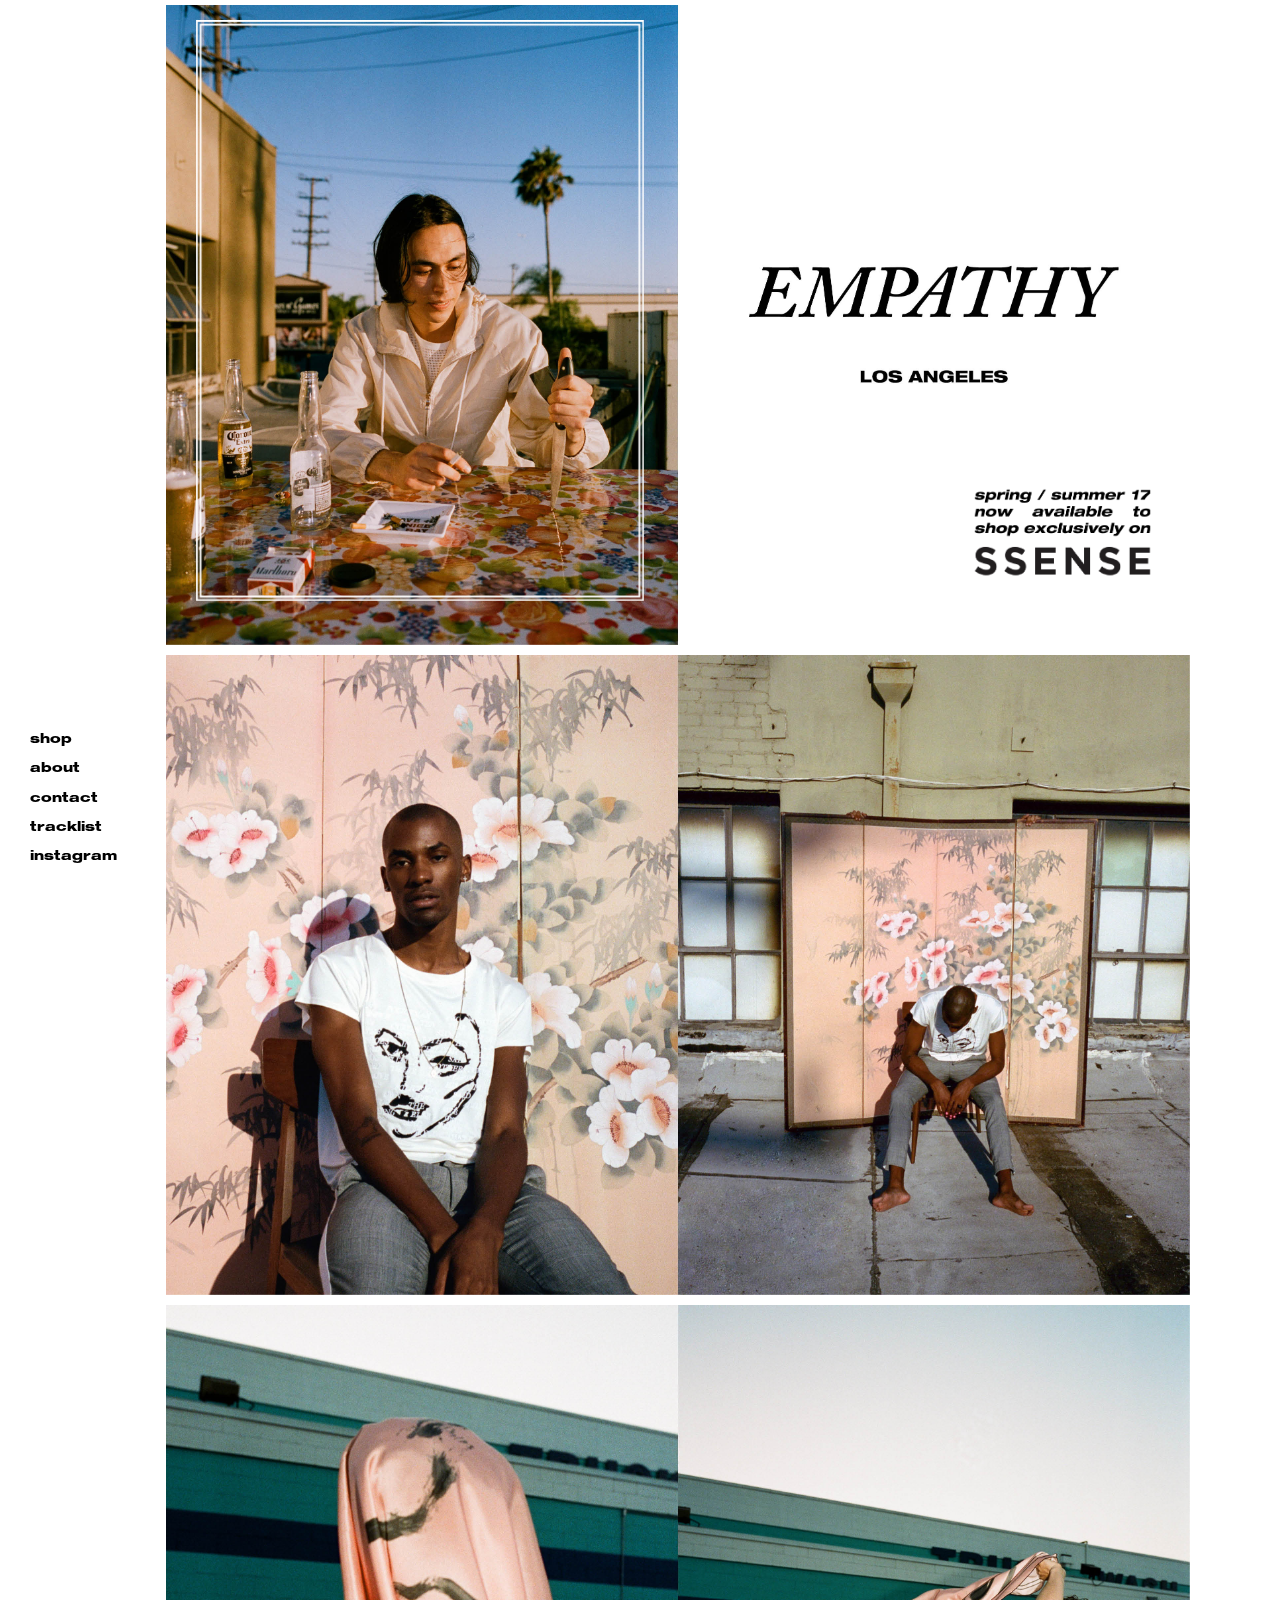
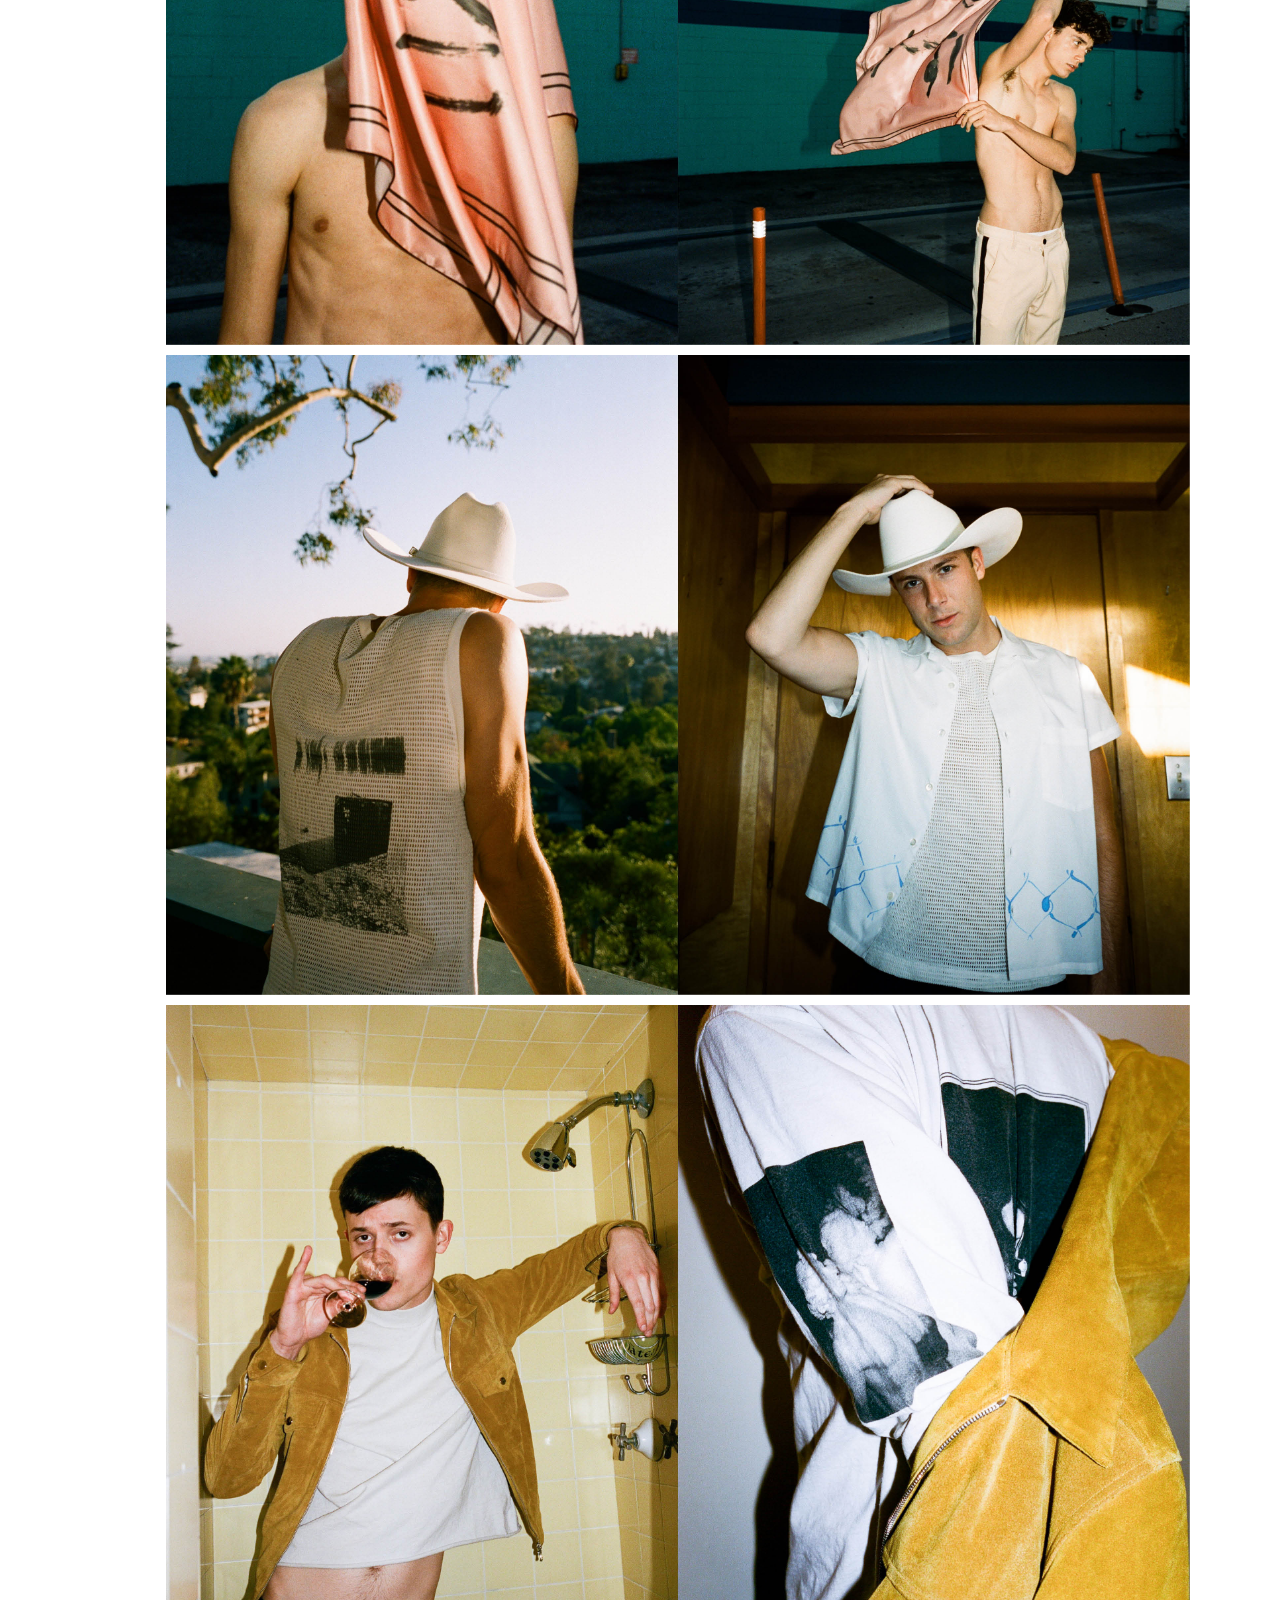
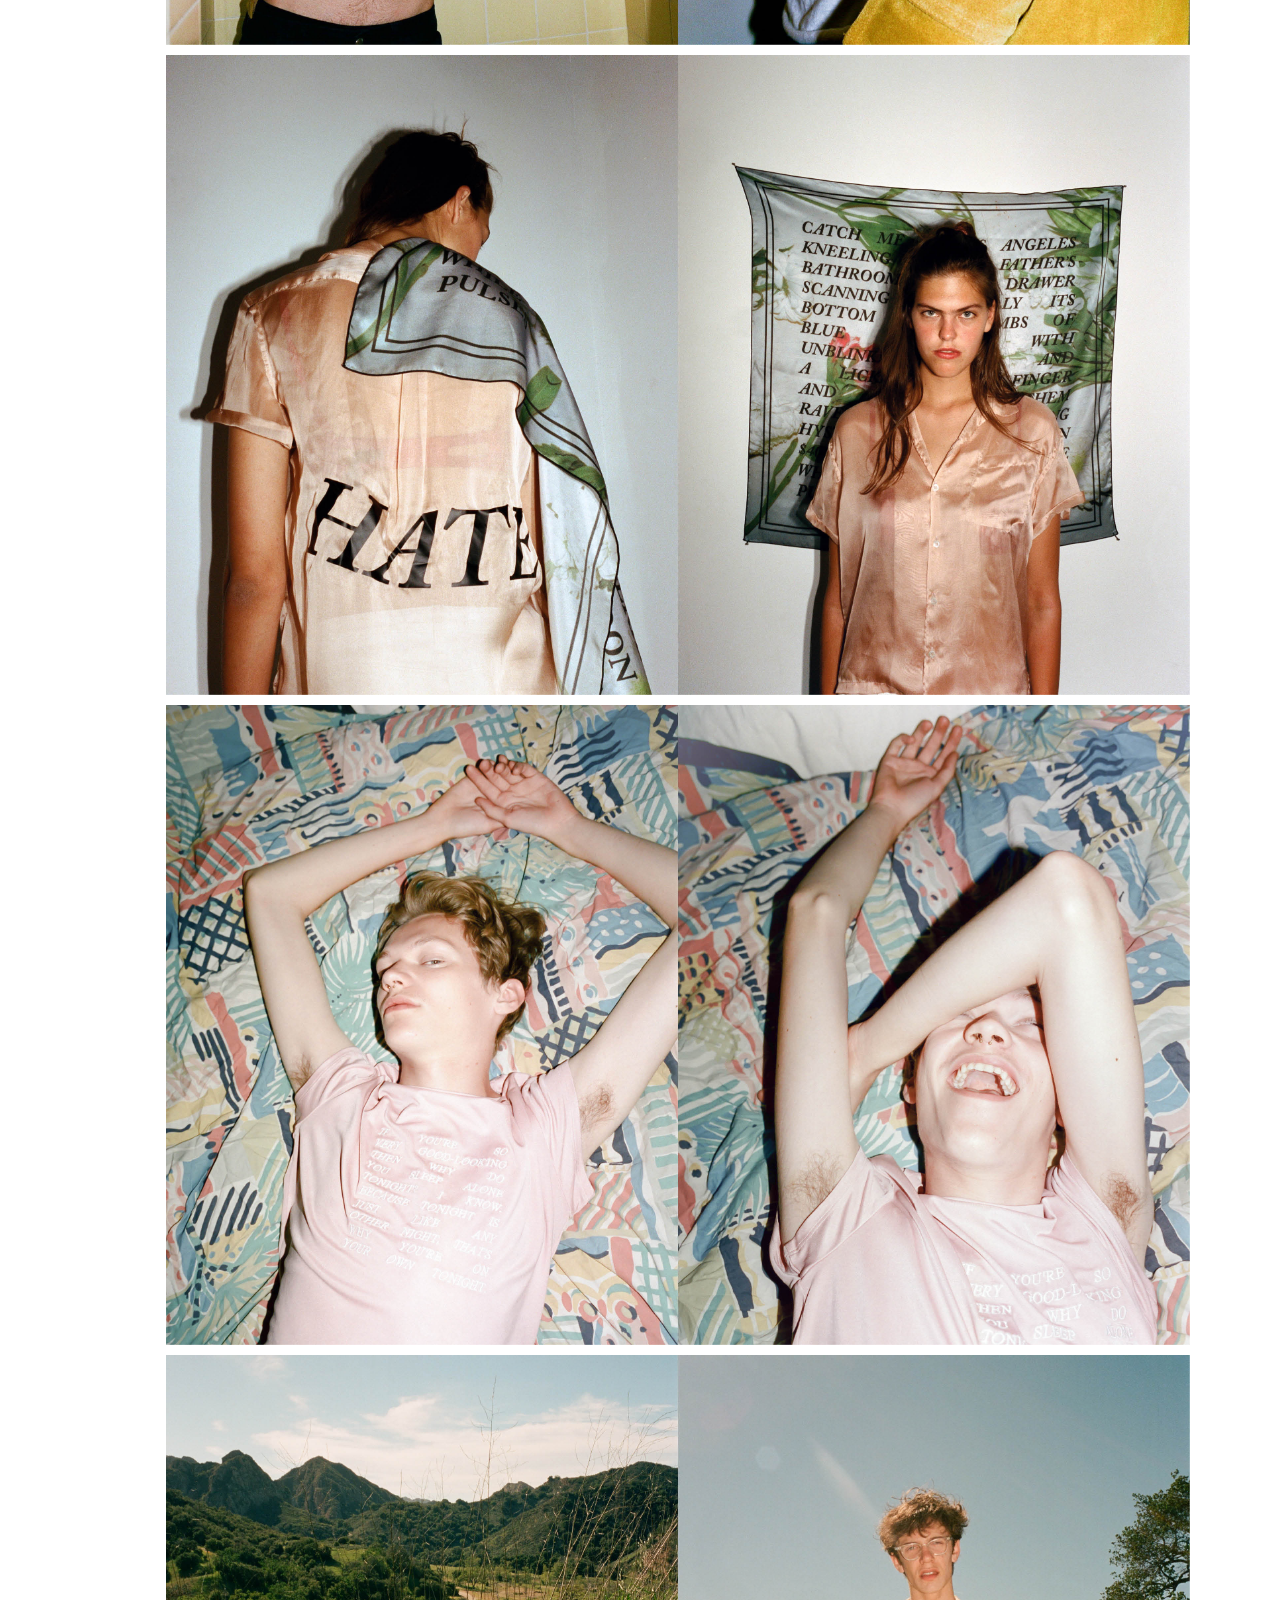
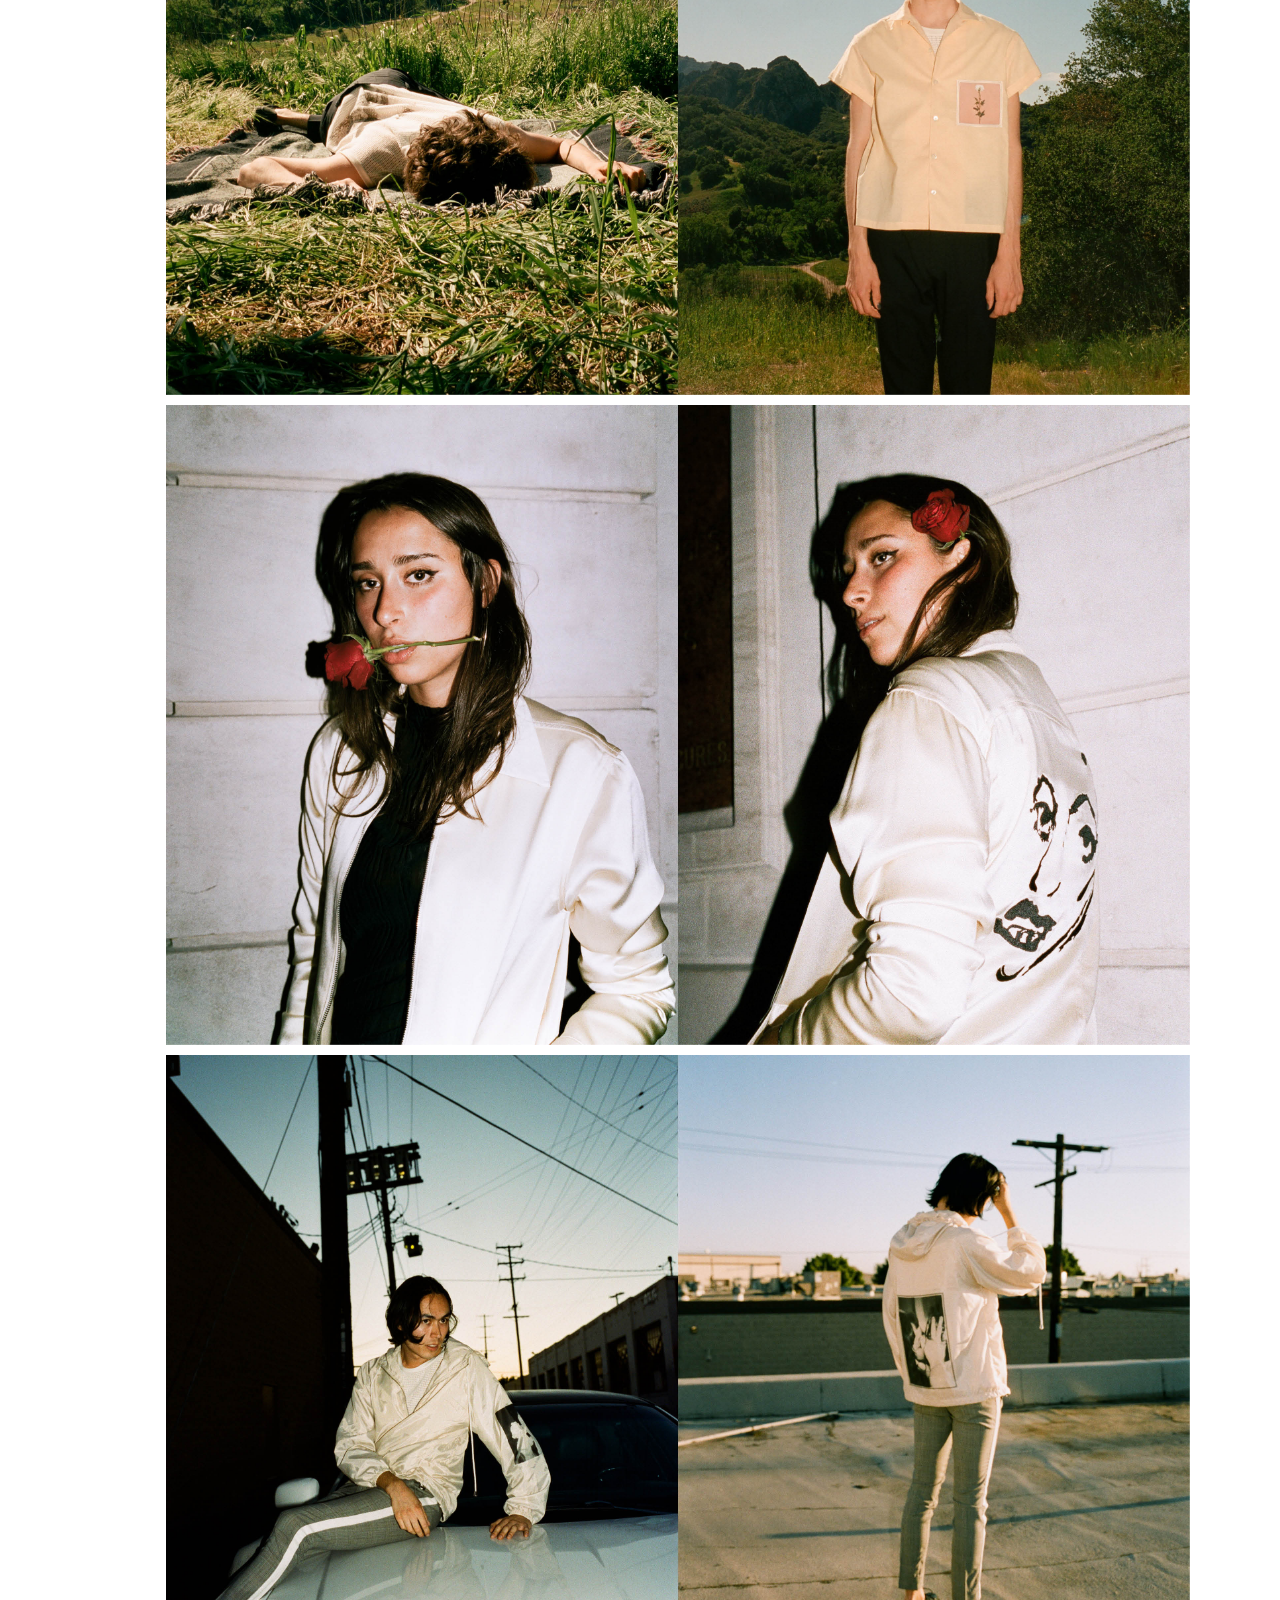
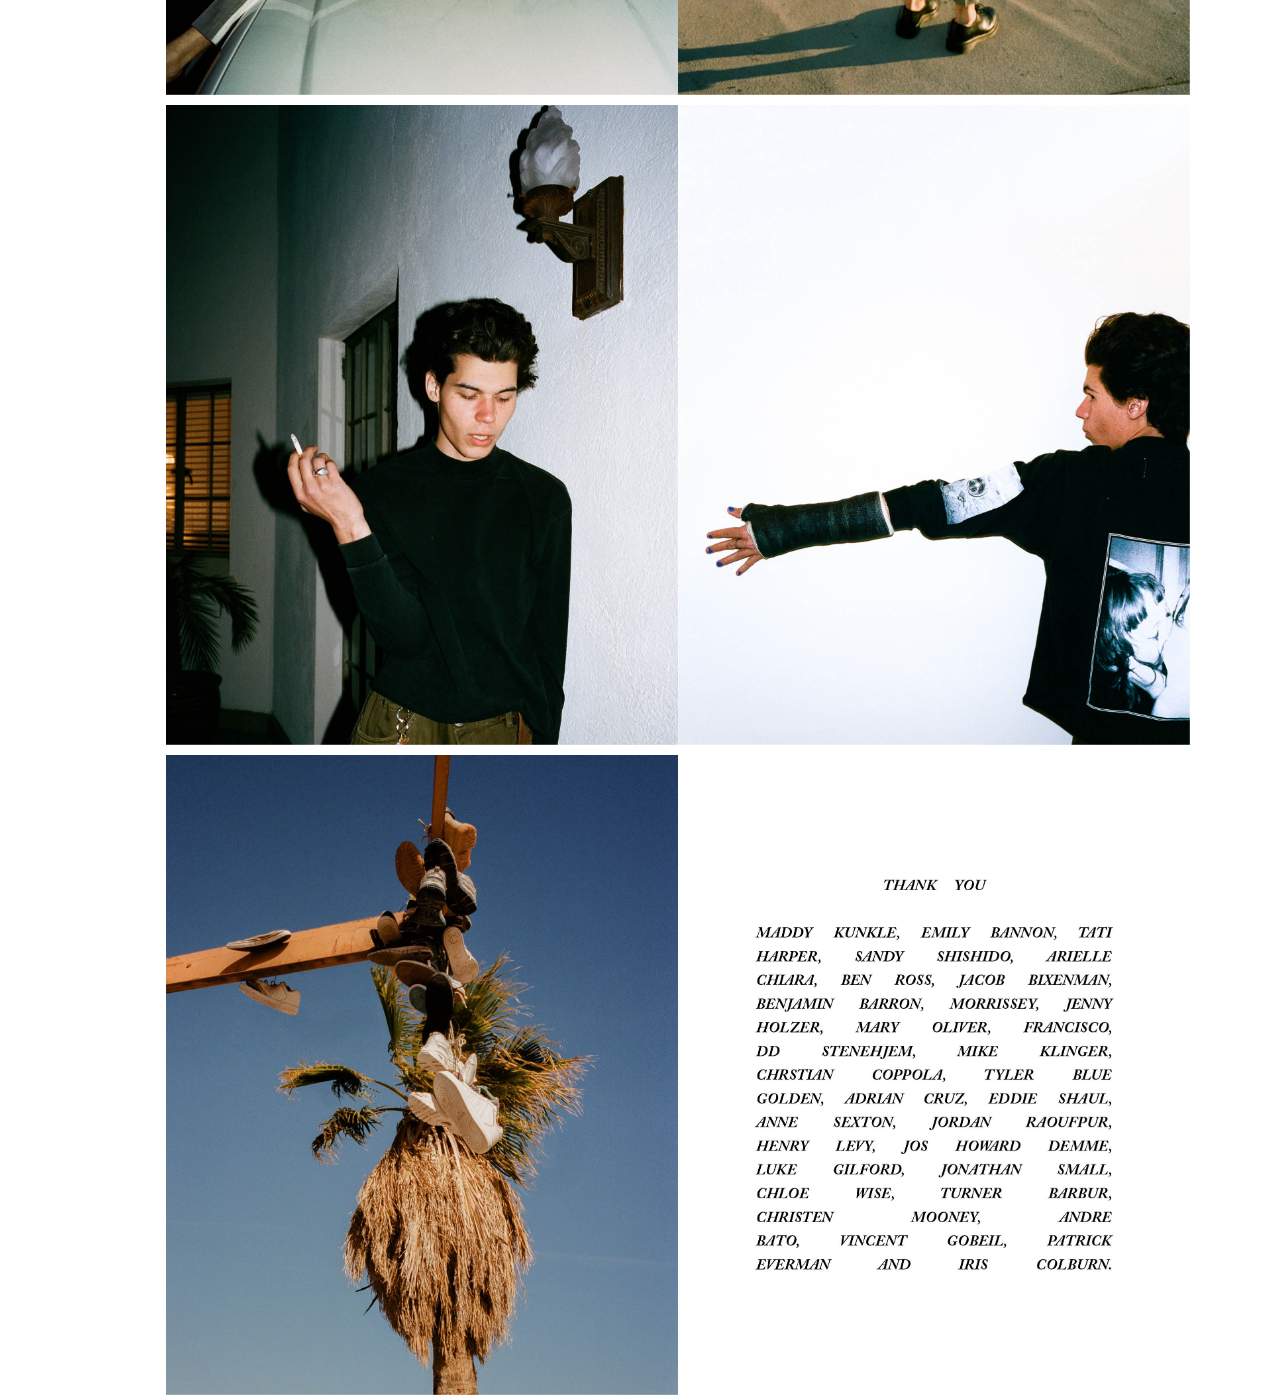
<file: index.html>
<!DOCTYPE HTML>

<html>
	<head>
		<title>PAT</title>
		<meta http-equiv="content-type" content="text/html; charset=utf-8" />
		<meta name="description" content="" />
		<meta name="keywords" content="" />
		<link rel="stylesheet" href="public/stylesheets/stylesheet.css" type="text/css"/>
		<link rel="icon" type="image/png" href="./favicon.ico" />
		<script src="http://code.jquery.com/jquery-1.10.1.min.js" type="text/javascript"></script>

	</head>
	<body>
		<div id="main-wrapper">
			<div id="main">
			<a href="www.ssense.com" target="blank">
			<div class="invisible right frame-container frame">
			</div></a>

				<!-- nav -->
						<ul class ="nav"> 
							<div class="player">
								<iframe width="10%" height="3" scrolling="no" frameborder="no" src="https://w.soundcloud.com/player/?url=https%3A//api.soundcloud.com/tracks/305719704&amp;auto_play=true&amp;hide_related=true&amp;show_comments=false&amp;show_user=false&amp;show_reposts=false&amp;visual=false"></iframe>
							</div>

							<li>
								<a href="https://www.ssense.com/en-us/interview/popping-off-with-empathy-los-angeles" target="blank">
									<h3>shop</h3> 
								</a>
							</li>

							<li>
								<a href="https://www.ssense.com/en-us/interview/popping-off-with-empathy-los-angeles" target="blank">
									<h3>about</h3>
								</a>
							</li>

							<li>
								<a href="contact.html" target="blank">
									<h3>contact</h3>
								</a>
							</li>
							
							<li>
								<a href="tracklist.html" target="blank">
									<h3>tracklist</h3>
								</a>
							</li>

							<li>
								<a href="https://www.instagram.com/empathylosangeles/" target="blank"> 
									<h3>instagram</h3>
								</a>
							</li>
						</ul>

				<div id="content-zone">
					<div class="frame-container">
						<img class="frame left" src="public/desktop/WHITE_BOX.png">
						<img class="frame right" src="public/desktop/WHITE_BOX.png">
					</div>
					<div class="row1">
					
						<div class = "image-frame left box1">
						</div>
						<a href="https://www.ssense.com/en-us/interview/popping-off-with-empathy-los-angeles" target="blank">
						<div class = "image-frame right box2">
								<img class="sense" src="public/desktop/NOW_AVAILABLE.png">
						</div>
						</a>
					</div>
					<br><br>
					<div class="row">
						<div class = "image-frame left box3">
						</div>
					</div>
					<br><br>
					<div class="row">
						<div class = "image-frame left box4">
						</div>
					</div>
					<br><br>
					<div class="row">
						<div class = "image-frame left box5">
						</div>
					</div>
					<br><br>
					<div class="row">
						<div class = "image-frame left box6">
						</div>
					</div>
					<br><br>
					<div class="row">
						<div class = "image-frame left box7">
						</div>
					</div>
					<br><br>
					<div class="row">
						<div class = "image-frame left box8">
						</div>
					</div>
					<br><br>
					<div class="row">
						<div class = "image-frame left box9">
						</div>
					</div>
					<br><br>
					<div class="row">
						<div class = "image-frame left box10">
						</div>
					</div>
					<br><br>
					<div class="row">
						<div class = "image-frame left box11">
						</div>
					</div>
					<br><br>
					<div class="row">
						<div class = "image-frame left box12">
						</div>
					</div>
					<br><br>
					<div class="row">
						<div class = "image-frame left box13">
						</div>
					</div>
					<br><br>
				</div>

				<!-- Footer -->
					<footer id="footer">
						
					</footer>
				
			</div>
		</div>
	</body>
</html>
</file>
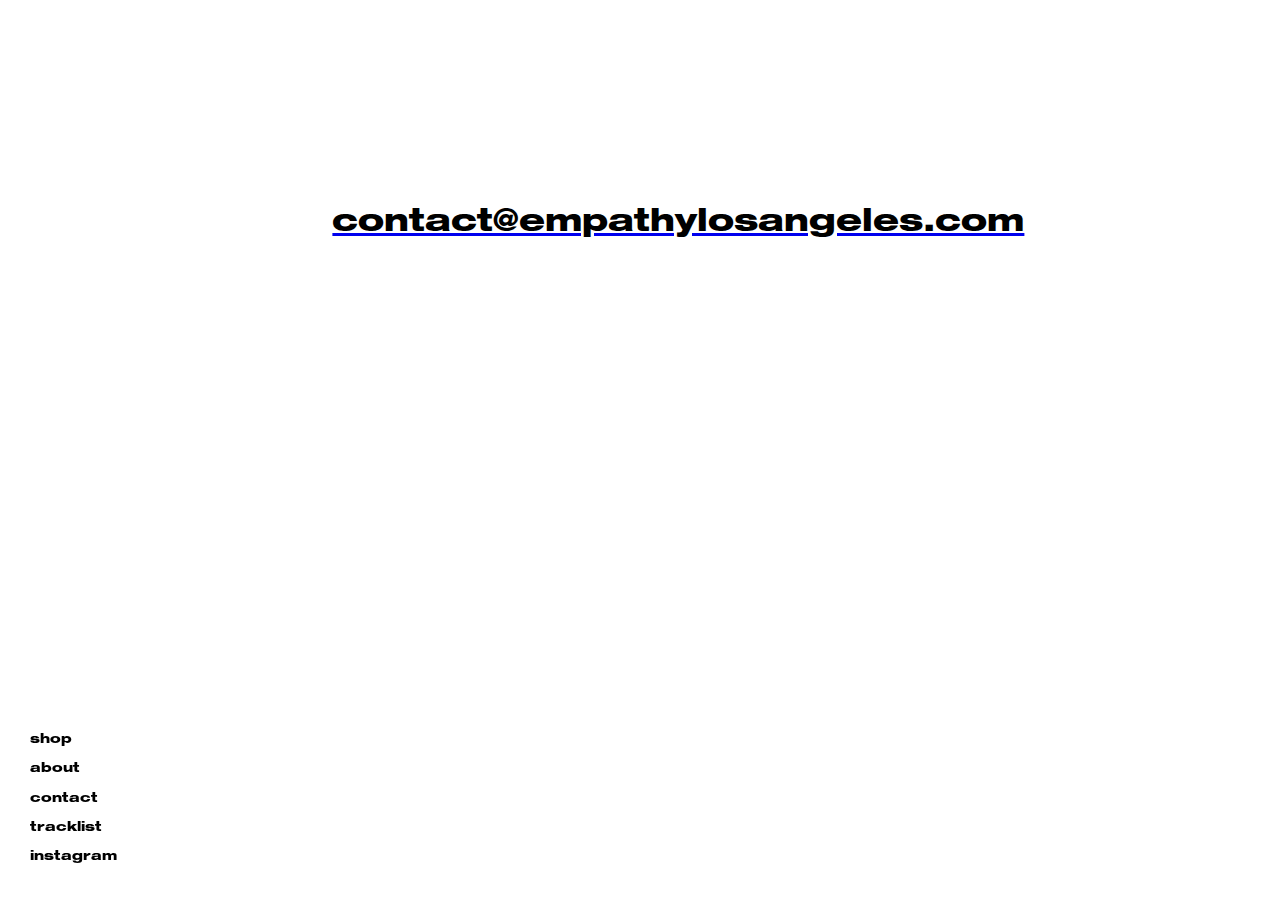
<file: contact.html>
<!DOCTYPE HTML>

<html>
	<head>
		<title>EMPATHY LOS ANGELES</title>
		<meta http-equiv="content-type" content="text/html; charset=utf-8" />
		<meta name="description" content="" />
		<meta name="keywords" content="" />
		<link rel="stylesheet" href="public/stylesheets/stylesheet.css" type="text/css"/>
		<link rel="icon" type="image/png" href="./favicon.ico" />
		<script src="http://code.jquery.com/jquery-1.10.1.min.js" type="text/javascript"></script>

	</head>
	<body>
		<div id="main-wrapper">
			<div id="main">

				<!-- nav -->
						<ul class ="nav"> 
							<li>
								<a href="https://www.ssense.com/en-us/men/designers/empathy-los-angeles" target="blank">
									<h3>shop</h3> 
								</a>
							</li>

							<li>
								<a href="https://www.ssense.com/en-us/interview/popping-off-with-empathy-los-angeles" target="blank">
									<h3>about</h3>
								</a>
							</li>

							<li>
								<a href="contact.html" target="blank">
									<h3>contact</h3>
								</a>
							</li>
							
							<li>
								<a href="tracklist.html" target="blank">
									<h3>tracklist</h3>
								</a>
							</li>

							<li>
								<a href="https://www.instagram.com/empathylosangeles/" target="blank"> 
									<h3>instagram</h3>
								</a>
							</li>
						</ul>

				<div id="content-zone">
					<div class="row">
						<div class = "image-frame left">
							<a href="mailto:contact@empathylosangeles.com"> <h1 class="contact">contact@empathylosangeles.com </h1> </a>
						</div>
					</div>



				</div>

				<!-- Footer -->
					<footer id="footer">
						
					</footer>
				
			</div>
		</div>
	</body>
</html>
</file>
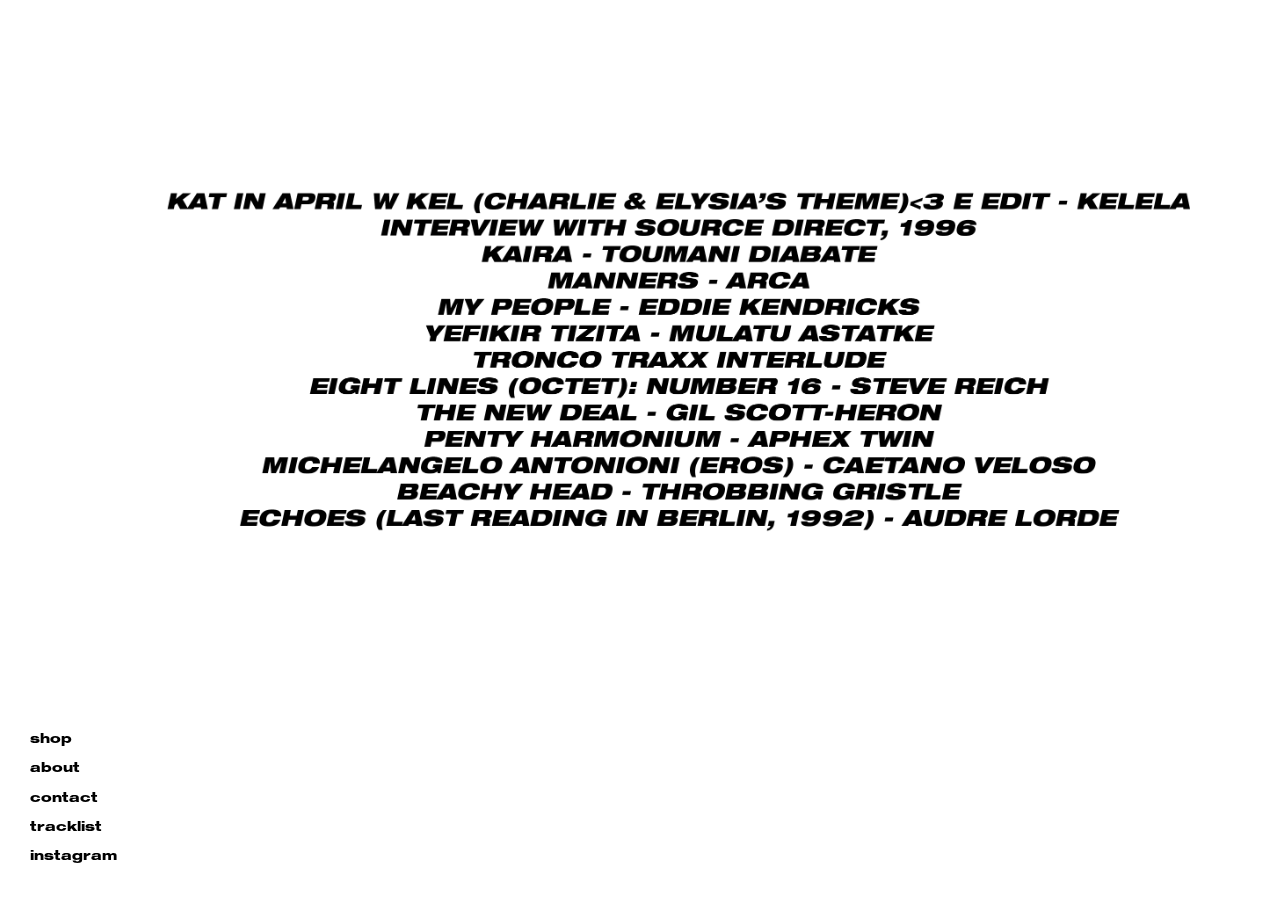
<file: tracklist.html>
<!DOCTYPE HTML>

<html>
	<head>
		<title>EMPATHY LOS ANGELES</title>
		<meta http-equiv="content-type" content="text/html; charset=utf-8" />
		<meta name="description" content="" />
		<meta name="keywords" content="" />
		<link rel="stylesheet" href="public/stylesheets/stylesheet.css" type="text/css"/>
		<link rel="icon" type="image/png" href="./favicon.ico" />
		<script src="http://code.jquery.com/jquery-1.10.1.min.js" type="text/javascript"></script>

	</head>
	<body>
		<div id="main-wrapper">
			<div id="main">

				<!-- nav -->
						<ul class ="nav"> 
							<li>
								<a href="https://www.ssense.com/en-us/men/designers/empathy-los-angeles" target="blank">
									<h3>shop</h3> 
								</a>
							</li>

							<li>
								<a href="https://www.ssense.com/en-us/interview/popping-off-with-empathy-los-angeles" target="blank">
									<h3>about</h3>
								</a>
							</li>

							<li>
								<a href="contact.html" target="blank">
									<h3>contact</h3>
								</a>
							</li>
							
							<li>
								<a href="tracklist.html" target="blank">
									<h3>tracklist</h3>
								</a>
							</li>

							<li>
								<a href="https://www.instagram.com/empathylosangeles/" target="blank"> 
									<h3>instagram</h3>
								</a>
							</li>
						</ul>

				<div id="content-zone">
					<br><br>
					<div class="row">
						<div class = "image-frame left tracklist">
						</div>
					</div>
				</div>
				
			</div>
		</div>
	</body>
</html>
</file>
<file: public/stylesheets/stylesheet.css>
/*NAV*/

@font-face {
  font-family: 'ACaslon';
  src: url("../fonts/ACaslonPro-BoldItalic.otf") format("opentype");
}

@font-face {
  font-family: 'HelvNeue';
  src: url("../fonts/HelveticaNeueLTStd-HvEx.otf") format("opentype");
}

@font-face {
  font-family: 'HelvNeue0';
  src: url("../fonts/HelveticaNeueLTStd-HvExO.otf") format("opentype");
}

.player {
	display: none;
}

.nav {
	bottom:0;
	position: fixed;
	height: : 100%;
	margin-left: 20px;
	padding: 10px;
	font-family: 'HelvNeue';
	color: black;
	list-style-type: none;
	font-size: .7em;
}

.nav a {
	text-decoration: none;
	color: black;
}

.nav-item {
	width: 10%;
}

a h1{
	text-align: center;
	margin-top: 20%;
	font-family: 'HelvNeue' !important;
	color: black;
	list-style-type: none;
	text-decoration: none;
}

/*BODY*/

body {
	margin: 0px;
}

.frame {
	position: fixed;
	width: 35%;
	margin-top: 20px;
}

.left {
	margin-left: 15.3%;
}

.right {
	margin-left: 55.7%;
}

#content-zone {
}

.row {
	padding: 0px;
}

.row1 {
	z-index: -100;
}

.invisible {
    height: 65%;
    z-index: 5000 !important;
    margin-top: 15%;
	float: none;
	position: absolute;
	margin-top: 200;
}

.image-frame{
	width: 80%;
	float:left;
	margin-left: 13%;
	height: 650px;
	background-size:contain;
	background-position:center;
	background-repeat: no-repeat;
}

.tracklist {
	background-image: url("../desktop/TRACKLIST.png");	
}

/*LOOKBOOK*/

.sense {
	width: 40%;
	margin-top: 109%;
	margin-left: 60%;
}

.box1 {
	width:80%;
	background-image: url("../desktop/lookbook/ELA_LOOKBOOK_01.jpg");
	margin-left: 13%;
}

.box2 {
	width:35%;
	margin-left: -38%;
}
.box3 {
	background-image: url("../desktop/lookbook/ELA_LOOKBOOK_02.jpg");
	z-index: -500 !important;
	
}
.box4 {
	background-image: url("../desktop/lookbook/ELA_LOOKBOOK_03.jpg");	
}

.box5 {
	background-image: url("../desktop/lookbook/ELA_LOOKBOOK_04.jpg");
}

.box6 {
	background-image: url("../desktop/lookbook/ELA_LOOKBOOK_05.jpg");
	
}
.box7 {
	background-image: url("../desktop/lookbook/ELA_LOOKBOOK_06.jpg");
	
}
.box8 {
	background-image: url("../desktop/lookbook/ELA_LOOKBOOK_07.jpg");	
}

.box9 {
	background-image: url("../desktop/lookbook/ELA_LOOKBOOK_08.jpg");
	
}
.box10 {
	background-image: url("../desktop/lookbook/ELA_LOOKBOOK_09.jpg");
	
}
.box11{
	background-image: url("../desktop/lookbook/ELA_LOOKBOOK_010.jpg");	
}
.box12{
	background-image: url("../desktop/lookbook/ELA_LOOKBOOK_011.jpg");	
}
.box13{
	background-image: url("../desktop/lookbook/ELA_LOOKBOOK_012.jpg");	
}

@media only screen 
  and (min-device-width: 1300px) {

	.frame {
		position: fixed;
		width: 30%;
		margin-top: 20px;
		border: red solid 1px;
	}

	.left {
		margin-left: 20.8%;
	}

	.right {
		margin-left: 55.2%;
	}

}
</file>
